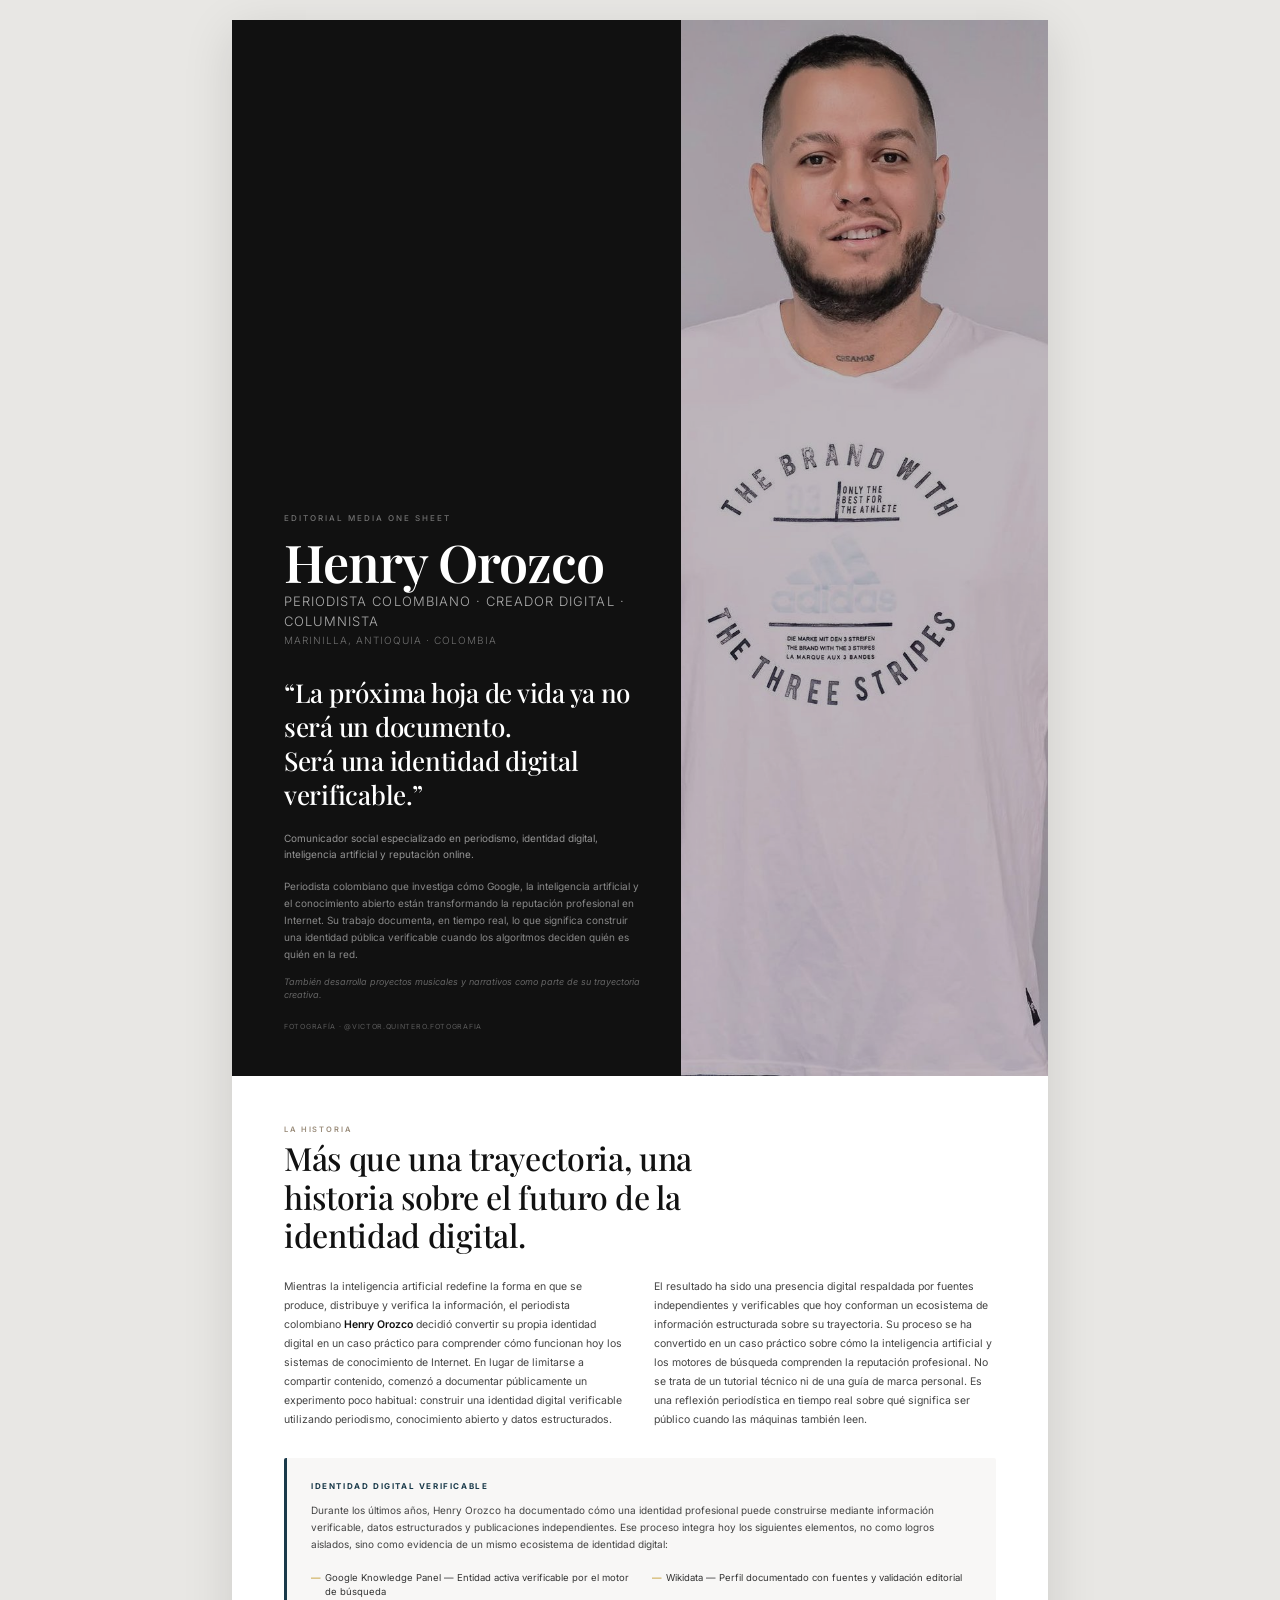
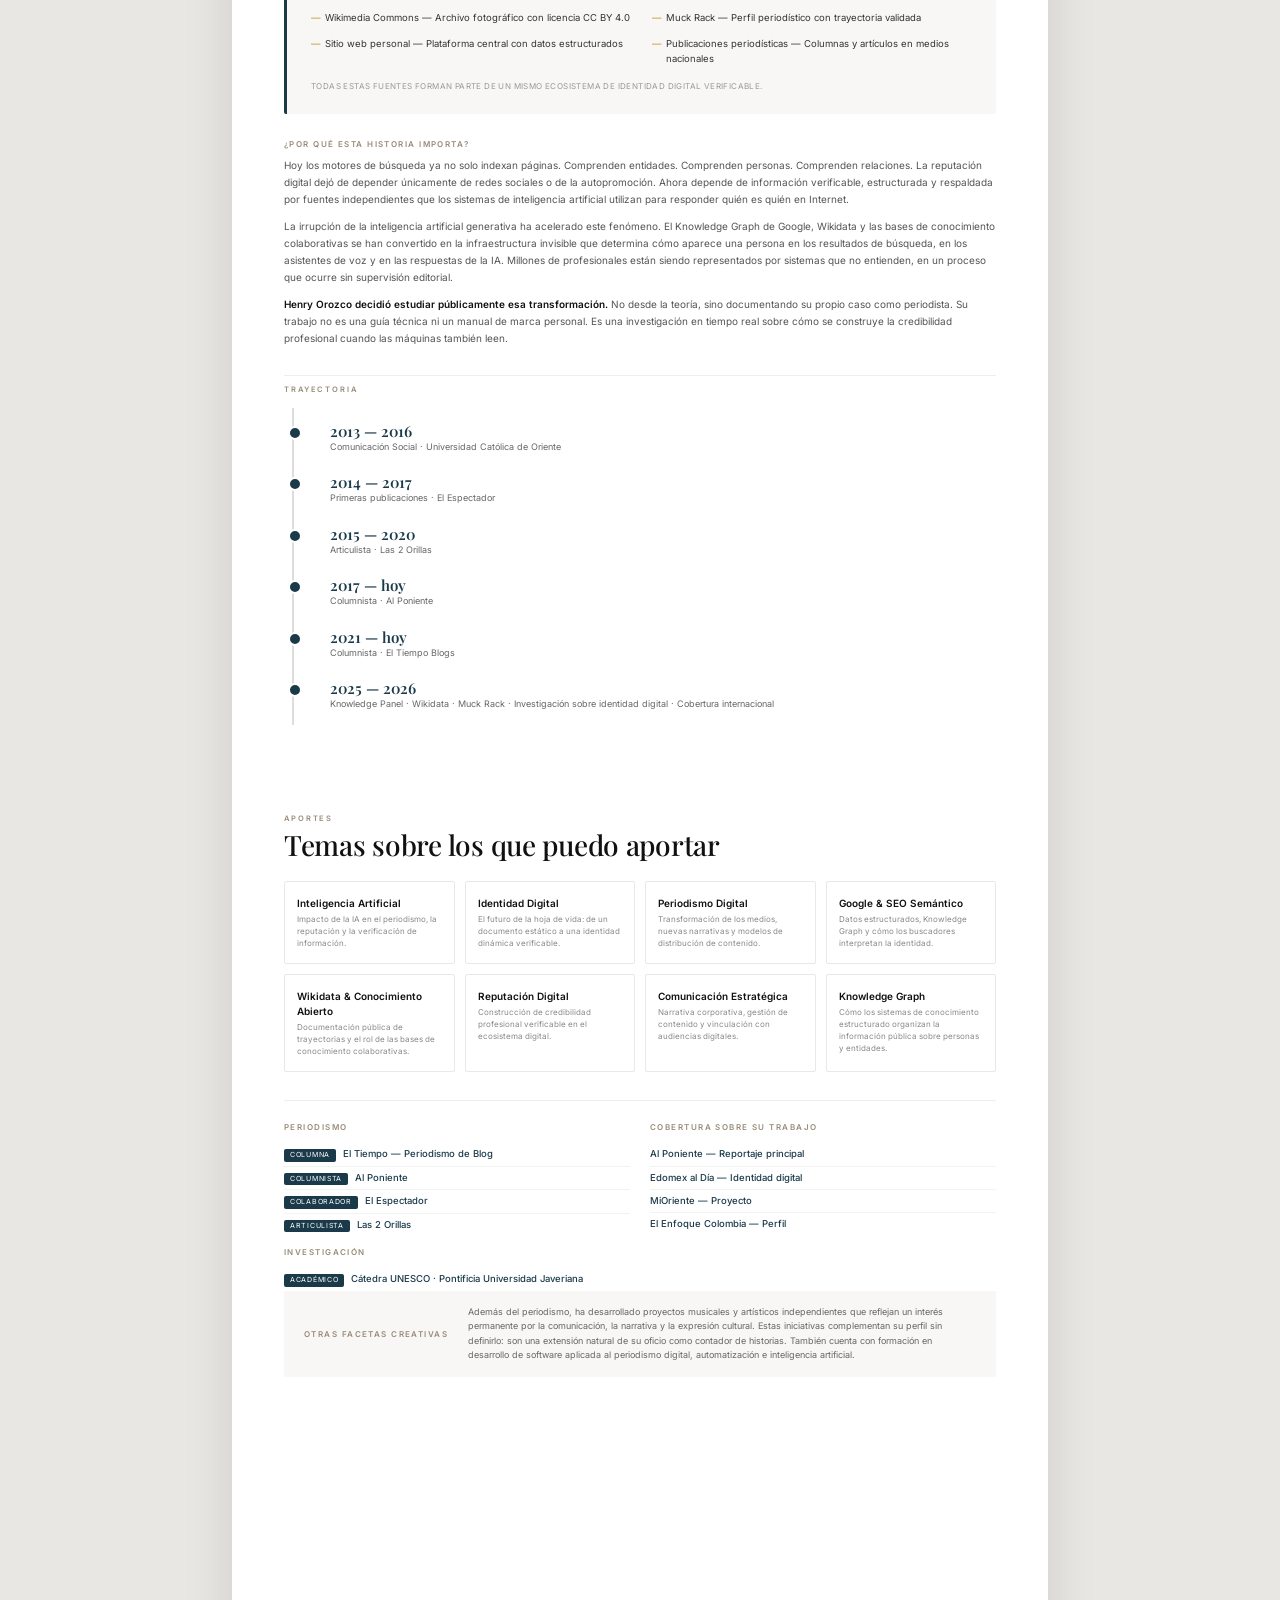
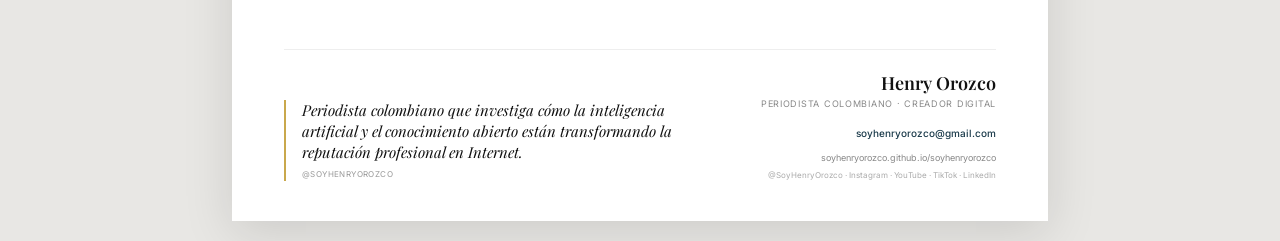
<file: onesheet-prensa.html>
<!DOCTYPE html>
<html lang="es">
<head>
<meta charset="UTF-8">
<meta name="viewport" content="width=device-width, initial-scale=1.0">
<title>Henry Orozco — Editorial Media One Sheet</title>
<link rel="preconnect" href="https://fonts.googleapis.com">
<link href="https://fonts.googleapis.com/css2?family=Inter:wght@300;400;500;600;700&family=Playfair+Display:ital,wght@0,400;0,500;0,600;0,700;1,400;1,500&display=swap" rel="stylesheet">
<style>
@page { size: letter; margin: 0; }
* { box-sizing: border-box; margin: 0; padding: 0; }

body {
    font-family: 'Inter', -apple-system, Helvetica, Arial, sans-serif;
    color: #111;
    line-height: 1.5;
    margin: 0;
    padding: 0;
    background: #e8e7e4;
    -webkit-font-smoothing: antialiased;
}

.sheet {
    max-width: 8.5in;
    margin: 20px auto;
    background: #fff;
    box-shadow: 0 12px 48px rgba(0,0,0,0.12);
    overflow: hidden;
}

.page {
    width: 100%;
    min-height: 11in;
    position: relative;
    overflow: hidden;
}
.page + .page { border-top: 0; }

/* ===== PAGE 1 — HERO ===== */
.p1 {
    display: grid;
    grid-template-columns: 1.1fr 0.9fr;
    min-height: 11in;
    background: #111;
}
.p1-left {
    display: flex;
    flex-direction: column;
    justify-content: flex-end;
    padding: 48px 40px 44px 52px;
    color: #fff;
}
.p1-left .label {
    font-size: 8px;
    letter-spacing: 0.25em;
    text-transform: uppercase;
    font-weight: 500;
    opacity: 0.4;
    margin-bottom: 12px;
}
.p1-left h1 {
    font-family: 'Playfair Display', Georgia, serif;
    font-size: 52px;
    font-weight: 600;
    letter-spacing: -0.02em;
    line-height: 1;
    margin-bottom: 4px;
}
.p1-left .sub {
    font-size: 13px;
    font-weight: 300;
    opacity: 0.65;
    letter-spacing: 0.08em;
    text-transform: uppercase;
    margin-bottom: 2px;
}
.p1-left .origin {
    font-size: 10px;
    font-weight: 300;
    opacity: 0.4;
    letter-spacing: 0.1em;
    text-transform: uppercase;
    margin-bottom: 28px;
}
.p1-left .big-quote {
    font-family: 'Playfair Display', Georgia, serif;
    font-size: 26px;
    font-weight: 500;
    line-height: 1.3;
    letter-spacing: -0.01em;
    color: #fff;
    margin-bottom: 18px;
    max-width: 420px;
}
.p1-left .specialty {
    font-size: 10px;
    font-weight: 400;
    opacity: 0.55;
    line-height: 1.6;
    margin-bottom: 16px;
    max-width: 420px;
}
.p1-left .intro {
    font-size: 10px;
    line-height: 1.7;
    opacity: 0.5;
    max-width: 400px;
    margin-bottom: 12px;
}
.p1-left .creative-note {
    font-size: 9px;
    font-style: italic;
    opacity: 0.35;
    max-width: 380px;
    margin-bottom: 20px;
}
.p1-left .credit {
    font-size: 7px;
    opacity: 0.3;
    letter-spacing: 0.1em;
    text-transform: uppercase;
}
.p1-right {
    background: #222;
    overflow: hidden;
}
.p1-right img {
    width: 100%;
    height: 100%;
    object-fit: cover;
    object-position: center 25%;
    display: block;
    opacity: 0.7;
}

/* ===== PAGE 2 — NARRATIVE + ECOSYSTEM + WHY + TIMELINE ===== */
.p2 {
    padding: 48px 52px 40px;
    display: flex;
    flex-direction: column;
    min-height: 11in;
}
.p2 .section-label {
    font-size: 7.5px;
    letter-spacing: 0.25em;
    text-transform: uppercase;
    color: #9a8c7a;
    font-weight: 600;
    margin-bottom: 4px;
}
.p2 h2 {
    font-family: 'Playfair Display', Georgia, serif;
    font-size: 32px;
    font-weight: 500;
    letter-spacing: -0.01em;
    line-height: 1.2;
    color: #111;
    margin-bottom: 24px;
    max-width: 500px;
}
.p2 .narrative {
    display: grid;
    grid-template-columns: 1fr 1fr;
    gap: 28px;
    margin-bottom: 28px;
}
.p2 .narrative p {
    font-size: 10.5px;
    line-height: 1.8;
    color: #444;
}
.p2 .narrative p strong {
    font-weight: 600;
    color: #111;
}

/* ECO BLOCK — Identidad Digital Verificable */
.eco-block {
    background: #f8f7f6;
    padding: 22px 24px;
    border-radius: 2px;
    border-left: 3px solid #1a3a4a;
    margin-bottom: 24px;
}
.eco-block .eco-label {
    font-size: 8px;
    letter-spacing: 0.2em;
    text-transform: uppercase;
    color: #1a3a4a;
    font-weight: 700;
    margin-bottom: 10px;
}
.eco-block .eco-intro {
    font-size: 10px;
    line-height: 1.7;
    color: #444;
    margin-bottom: 14px;
}
.eco-block ul {
    list-style: none;
    padding: 0;
    display: grid;
    grid-template-columns: 1fr 1fr;
    gap: 4px 20px;
}
.eco-block ul li {
    font-size: 9.5px;
    color: #333;
    padding: 4px 0 4px 14px;
    position: relative;
}
.eco-block ul li::before {
    content: '—';
    position: absolute;
    left: 0;
    color: #c9a84c;
    font-weight: 600;
}
.eco-block .eco-footer {
    font-size: 8px;
    color: #999;
    margin-top: 10px;
    letter-spacing: 0.05em;
    text-transform: uppercase;
}

/* WHY IT MATTERS */
.why-section {
    margin-bottom: 28px;
}
.why-section .why-label {
    font-size: 8px;
    letter-spacing: 0.18em;
    text-transform: uppercase;
    color: #9a8c7a;
    font-weight: 600;
    margin-bottom: 6px;
}
.why-section p {
    font-size: 10px;
    line-height: 1.7;
    color: #555;
    margin-bottom: 10px;
}
.why-section p:last-child {
    margin-bottom: 0;
}
.why-section p strong {
    color: #111;
    font-weight: 600;
}

/* VERTICAL TIMELINE */
.v-timeline {
    position: relative;
    padding: 4px 0 4px 28px;
    margin-top: auto;
}
.v-timeline::before {
    content: '';
    position: absolute;
    left: 8px;
    top: 0;
    bottom: 0;
    width: 1.5px;
    background: #ddd;
}
.v-tl-item {
    position: relative;
    padding: 10px 0 10px 18px;
}
.v-tl-item::before {
    content: '';
    position: absolute;
    left: -24px;
    top: 14px;
    width: 10px;
    height: 10px;
    border-radius: 50%;
    background: #1a3a4a;
    border: 2px solid #fff;
}
.v-tl-item .v-year {
    font-family: 'Playfair Display', Georgia, serif;
    font-size: 15px;
    font-weight: 600;
    color: #1a3a4a;
    line-height: 1.2;
}
.v-tl-item .v-text {
    font-size: 9px;
    color: #666;
    line-height: 1.5;
}

/* evidence row */
.evidence-row {
    display: grid;
    grid-template-columns: 1fr 1fr;
    gap: 20px;
    padding-top: 20px;
    border-top: 1px solid #eee;
}
.evidence-col h4 {
    font-size: 8px;
    letter-spacing: 0.18em;
    text-transform: uppercase;
    color: #9a8c7a;
    font-weight: 600;
    margin-bottom: 10px;
}
.evidence-col ul {
    list-style: none;
    padding: 0;
}
.evidence-col ul li {
    font-size: 9.5px;
    color: #333;
    padding: 4px 0;
    border-bottom: 1px solid #f3f3f3;
}
.evidence-col ul li:last-child { border-bottom: none; }
.evidence-col ul li a {
    color: #1a3a4a;
    text-decoration: none;
    font-weight: 500;
}
.evidence-col ul li a:hover { text-decoration: underline; }
.evidence-col ul li .tag-ev {
    display: inline-block;
    font-size: 7px;
    letter-spacing: 0.1em;
    text-transform: uppercase;
    color: #fff;
    background: #1a3a4a;
    padding: 1px 6px;
    border-radius: 2px;
    margin-right: 4px;
}

/* ===== PAGE 3 — TOPICS + CLOSING ===== */
.p3 {
    padding: 48px 52px 40px;
    display: flex;
    flex-direction: column;
    min-height: 11in;
}
.p3 .section-label {
    font-size: 7.5px;
    letter-spacing: 0.25em;
    text-transform: uppercase;
    color: #9a8c7a;
    font-weight: 600;
    margin-bottom: 4px;
}
.p3 h2 {
    font-family: 'Playfair Display', Georgia, serif;
    font-size: 28px;
    font-weight: 500;
    letter-spacing: -0.01em;
    line-height: 1.2;
    color: #111;
    margin-bottom: 20px;
}

/* topic cards grid */
.topic-grid {
    display: grid;
    grid-template-columns: repeat(4, 1fr);
    gap: 10px;
    margin-bottom: 28px;
}
.topic-card {
    padding: 14px 12px;
    border: 1px solid #e8e8e8;
    border-radius: 2px;
    transition: border-color 0.2s;
}
.topic-card:hover { border-color: #1a3a4a; }
.topic-card .tc-title {
    font-size: 10px;
    font-weight: 600;
    color: #111;
    margin-bottom: 2px;
}
.topic-card .tc-desc {
    font-size: 8px;
    color: #888;
    line-height: 1.5;
}

/* creative facet */
.creative-facet {
    background: #f8f7f6;
    padding: 14px 20px;
    border-radius: 2px;
    margin-bottom: 24px;
    display: flex;
    align-items: center;
    gap: 20px;
}
.creative-facet h4 {
    font-size: 8px;
    letter-spacing: 0.18em;
    text-transform: uppercase;
    color: #9a8c7a;
    font-weight: 600;
    white-space: nowrap;
}
.creative-facet p {
    font-size: 9px;
    color: #666;
    line-height: 1.6;
}

/* closing */
.closing {
    margin-top: auto;
    padding-top: 20px;
    border-top: 1px solid #eee;
    display: grid;
    grid-template-columns: 1.3fr 1fr;
    gap: 24px;
    align-items: end;
}
.closing-quote {
    font-family: 'Playfair Display', Georgia, serif;
    font-size: 15px;
    font-style: italic;
    color: #111;
    line-height: 1.4;
    border-left: 2px solid #c9a84c;
    padding-left: 16px;
}
.closing-quote .cq-attrib {
    display: block;
    font-size: 8px;
    font-style: normal;
    font-family: 'Inter', sans-serif;
    color: #999;
    margin-top: 6px;
    letter-spacing: 0.05em;
    text-transform: uppercase;
}
.closing-contact {
    text-align: right;
}
.closing-contact .cc-name {
    font-family: 'Playfair Display', Georgia, serif;
    font-size: 18px;
    font-weight: 600;
    color: #111;
}
.closing-contact .cc-title {
    font-size: 9px;
    color: #888;
    letter-spacing: 0.08em;
    text-transform: uppercase;
    margin-bottom: 8px;
}
.closing-contact .cc-email {
    font-size: 10px;
    color: #1a3a4a;
    font-weight: 500;
    text-decoration: none;
}
.closing-contact .cc-email:hover { text-decoration: underline; }
.closing-contact .cc-web {
    font-size: 9px;
    color: #888;
    text-decoration: none;
}
.closing-contact .cc-social {
    font-size: 8px;
    color: #aaa;
    margin-top: 2px;
}

/* print */
@media print {
    body { background: #fff; }
    .sheet { box-shadow: none; margin: 0; max-width: none; }
    .page { min-height: 11in; }
    .page + .page { page-break-before: always; }
}

/* responsive */
@media (max-width: 800px) {
    .p1 { grid-template-columns: 1fr; }
    .p1-left { padding: 32px 24px; }
    .p1-left h1 { font-size: 36px; }
    .p1-left .big-quote { font-size: 20px; }
    .p1-right { height: 260px; }
    .p2 { padding: 32px 24px; }
    .p2 .narrative, .evidence-row { grid-template-columns: 1fr; }
    .highlight-grid, .topic-grid { grid-template-columns: repeat(2, 1fr); }
    .eco-block ul { grid-template-columns: 1fr; }
    .p3 { padding: 32px 24px; }
    .closing { grid-template-columns: 1fr; text-align: left; }
    .closing-contact { text-align: left; }
    .creative-facet { flex-direction: column; align-items: flex-start; gap: 8px; }
}
</style>
</head>
<body>

<div class="sheet">

    <!-- ============ PAGE 1 — HERO ============ -->
    <div class="page p1">
        <div class="p1-left">
            <p class="label">Editorial Media One Sheet</p>
            <h1>Henry Orozco</h1>
            <p class="sub">Periodista colombiano · Creador digital · Columnista</p>
            <p class="origin">Marinilla, Antioquia · Colombia</p>
            <p class="big-quote">&ldquo;La pr&oacute;xima hoja de vida ya no ser&aacute; un documento.<br>Ser&aacute; una identidad digital verificable.&rdquo;</p>
            <p class="specialty">Comunicador social especializado en periodismo, identidad digital, inteligencia artificial y reputaci&oacute;n online.</p>
            <p class="intro">Periodista colombiano que investiga c&oacute;mo Google, la inteligencia artificial y el conocimiento abierto est&aacute;n transformando la reputaci&oacute;n profesional en Internet. Su trabajo documenta, en tiempo real, lo que significa construir una identidad p&uacute;blica verificable cuando los algoritmos deciden qui&eacute;n es qui&eacute;n en la red.</p>
            <p class="creative-note">Tambi&eacute;n desarrolla proyectos musicales y narrativos como parte de su trayectoria creativa.</p>
            <p class="credit">Fotograf&iacute;a &middot; @victor.quintero.fotografia</p>
        </div>
        <div class="p1-right">
            <img src="https://soyhenryorozco.github.io/soyhenryorozco/images/galeria/henry-orozco-periodista-digital.jpg"
                 alt="Henry Orozco"
                 onerror="this.parentElement.style.background='#333'">
        </div>
    </div>

    <!-- ============ PAGE 2 — NARRATIVE + ECOSYSTEM + WHY + TIMELINE ============ -->
    <div class="page p2">

        <p class="section-label">La historia</p>
        <h2>M&aacute;s que una trayectoria, una historia sobre el futuro de la identidad digital.</h2>

        <div class="narrative">
            <p>Mientras la inteligencia artificial redefine la forma en que se produce, distribuye y verifica la informaci&oacute;n, el periodista colombiano <strong>Henry Orozco</strong> decidi&oacute; convertir su propia identidad digital en un caso pr&aacute;ctico para comprender c&oacute;mo funcionan hoy los sistemas de conocimiento de Internet. En lugar de limitarse a compartir contenido, comenz&oacute; a documentar p&uacute;blicamente un experimento poco habitual: construir una identidad digital verificable utilizando periodismo, conocimiento abierto y datos estructurados.</p>
            <p>El resultado ha sido una presencia digital respaldada por fuentes independientes y verificables que hoy conforman un ecosistema de informaci&oacute;n estructurada sobre su trayectoria. Su proceso se ha convertido en un caso pr&aacute;ctico sobre c&oacute;mo la inteligencia artificial y los motores de b&uacute;squeda comprenden la reputaci&oacute;n profesional. No se trata de un tutorial t&eacute;cnico ni de una gu&iacute;a de marca personal. Es una reflexi&oacute;n period&iacute;stica en tiempo real sobre qu&eacute; significa ser p&uacute;blico cuando las m&aacute;quinas tambi&eacute;n leen.</p>
        </div>

        <!-- IDENTIDAD DIGITAL VERIFICABLE -->
        <div class="eco-block">
            <p class="eco-label">Identidad digital verificable</p>
            <p class="eco-intro">Durante los &uacute;ltimos a&ntilde;os, Henry Orozco ha documentado c&oacute;mo una identidad profesional puede construirse mediante informaci&oacute;n verificable, datos estructurados y publicaciones independientes. Ese proceso integra hoy los siguientes elementos, no como logros aislados, sino como evidencia de un mismo ecosistema de identidad digital:</p>
            <ul>
                <li>Google Knowledge Panel &mdash; Entidad activa verificable por el motor de b&uacute;squeda</li>
                <li>Wikidata &mdash; Perfil documentado con fuentes y validaci&oacute;n editorial</li>
                <li>Wikimedia Commons &mdash; Archivo fotogr&aacute;fico con licencia CC BY 4.0</li>
                <li>Muck Rack &mdash; Perfil period&iacute;stico con trayectoria validada</li>
                <li>Sitio web personal &mdash; Plataforma central con datos estructurados</li>
                <li>Publicaciones period&iacute;sticas &mdash; Columnas y art&iacute;culos en medios nacionales</li>
            </ul>
            <p class="eco-footer">Todas estas fuentes forman parte de un mismo ecosistema de identidad digital verificable.</p>
        </div>

        <!-- WHY IT MATTERS -->
        <div class="why-section">
            <p class="why-label">&iquest;Por qu&eacute; esta historia importa?</p>
            <p>Hoy los motores de b&uacute;squeda ya no solo indexan p&aacute;ginas. Comprenden entidades. Comprenden personas. Comprenden relaciones. La reputaci&oacute;n digital dej&oacute; de depender &uacute;nicamente de redes sociales o de la autopromoci&oacute;n. Ahora depende de informaci&oacute;n verificable, estructurada y respaldada por fuentes independientes que los sistemas de inteligencia artificial utilizan para responder qui&eacute;n es qui&eacute;n en Internet.</p>
            <p>La irrupci&oacute;n de la inteligencia artificial generativa ha acelerado este fen&oacute;meno. El Knowledge Graph de Google, Wikidata y las bases de conocimiento colaborativas se han convertido en la infraestructura invisible que determina c&oacute;mo aparece una persona en los resultados de b&uacute;squeda, en los asistentes de voz y en las respuestas de la IA. Millones de profesionales est&aacute;n siendo representados por sistemas que no entienden, en un proceso que ocurre sin supervisi&oacute;n editorial.</p>
            <p><strong>Henry Orozco decidi&oacute; estudiar p&uacute;blicamente esa transformaci&oacute;n.</strong> No desde la teor&iacute;a, sino documentando su propio caso como periodista. Su trabajo no es una gu&iacute;a t&eacute;cnica ni un manual de marca personal. Es una investigaci&oacute;n en tiempo real sobre c&oacute;mo se construye la credibilidad profesional cuando las m&aacute;quinas tambi&eacute;n leen.</p>
        </div>

        <!-- TIMELINE -->
        <div style="padding-top:8px;border-top:1px solid #eee;">
            <p class="section-label" style="margin-bottom:12px;">Trayectoria</p>
            <div class="v-timeline">
                <div class="v-tl-item">
                    <p class="v-year">2013 &mdash; 2016</p>
                    <p class="v-text">Comunicaci&oacute;n Social &middot; Universidad Cat&oacute;lica de Oriente</p>
                </div>
                <div class="v-tl-item">
                    <p class="v-year">2014 &mdash; 2017</p>
                    <p class="v-text">Primeras publicaciones &middot; El Espectador</p>
                </div>
                <div class="v-tl-item">
                    <p class="v-year">2015 &mdash; 2020</p>
                    <p class="v-text">Articulista &middot; Las 2 Orillas</p>
                </div>
                <div class="v-tl-item">
                    <p class="v-year">2017 &mdash; hoy</p>
                    <p class="v-text">Columnista &middot; Al Poniente</p>
                </div>
                <div class="v-tl-item">
                    <p class="v-year">2021 &mdash; hoy</p>
                    <p class="v-text">Columnista &middot; El Tiempo Blogs</p>
                </div>
                <div class="v-tl-item">
                    <p class="v-year">2025 &mdash; 2026</p>
                    <p class="v-text">Knowledge Panel &middot; Wikidata &middot; Muck Rack &middot; Investigaci&oacute;n sobre identidad digital &middot; Cobertura internacional</p>
                </div>
            </div>
        </div>

    </div>

    <!-- ============ PAGE 3 — TOPICS + LOGROS + CREATIVE + CLOSING ============ -->
    <div class="page p3">

        <!-- TOPICS -->
        <p class="section-label">Aportes</p>
        <h2>Temas sobre los que puedo aportar</h2>

        <div class="topic-grid">
            <div class="topic-card">
                <p class="tc-title">Inteligencia Artificial</p>
                <p class="tc-desc">Impacto de la IA en el periodismo, la reputaci&oacute;n y la verificaci&oacute;n de informaci&oacute;n.</p>
            </div>
            <div class="topic-card">
                <p class="tc-title">Identidad Digital</p>
                <p class="tc-desc">El futuro de la hoja de vida: de un documento est&aacute;tico a una identidad din&aacute;mica verificable.</p>
            </div>
            <div class="topic-card">
                <p class="tc-title">Periodismo Digital</p>
                <p class="tc-desc">Transformaci&oacute;n de los medios, nuevas narrativas y modelos de distribuci&oacute;n de contenido.</p>
            </div>
            <div class="topic-card">
                <p class="tc-title">Google &amp; SEO Sem&aacute;ntico</p>
                <p class="tc-desc">Datos estructurados, Knowledge Graph y c&oacute;mo los buscadores interpretan la identidad.</p>
            </div>
            <div class="topic-card">
                <p class="tc-title">Wikidata &amp; Conocimiento Abierto</p>
                <p class="tc-desc">Documentaci&oacute;n p&uacute;blica de trayectorias y el rol de las bases de conocimiento colaborativas.</p>
            </div>
            <div class="topic-card">
                <p class="tc-title">Reputaci&oacute;n Digital</p>
                <p class="tc-desc">Construcci&oacute;n de credibilidad profesional verificable en el ecosistema digital.</p>
            </div>
            <div class="topic-card">
                <p class="tc-title">Comunicaci&oacute;n Estrat&eacute;gica</p>
                <p class="tc-desc">Narrativa corporativa, gesti&oacute;n de contenido y vinculaci&oacute;n con audiencias digitales.</p>
            </div>
            <div class="topic-card">
                <p class="tc-title">Knowledge Graph</p>
                <p class="tc-desc">C&oacute;mo los sistemas de conocimiento estructurado organizan la informaci&oacute;n p&uacute;blica sobre personas y entidades.</p>
            </div>
        </div>

        <!-- EVIDENCE ROW — PERIODISMO + COBERTURA -->
        <div class="evidence-row">
            <div class="evidence-col">
                <h4>Periodismo</h4>
                <ul>
                    <li><span class="tag-ev">Columna</span> <a href="https://blogs.eltiempo.com/periodismodeblog/">El Tiempo &mdash; Periodismo de Blog</a></li>
                    <li><span class="tag-ev">Columnista</span> <a href="https://alponiente.com/author/henry-orozco/">Al Poniente</a></li>
                    <li><span class="tag-ev">Colaborador</span> <a href="https://www.elespectador.com/">El Espectador</a></li>
                    <li><span class="tag-ev">Articulista</span> <a href="https://www.las2orillas.co/">Las 2 Orillas</a></li>
                </ul>
                <h4 style="margin-top:10px;">Investigaci&oacute;n</h4>
                <ul>
                    <li><span class="tag-ev">Acad&eacute;mico</span> <a href="https://www.javeriana.edu.co/unesco/humanidadesDigitales/ponencias/IV_68.html">C&aacute;tedra UNESCO &middot; Pontificia Universidad Javeriana</a></li>
                </ul>
            </div>
            <div class="evidence-col">
                <h4>Cobertura sobre su trabajo</h4>
                <ul>
                    <li><a href="https://alponiente.com/henry-orozco-el-periodista-antioqueno-que-decidio-convertir-su-propia-evolucion-profesional-en-una-historia-para-contar/">Al Poniente &mdash; Reportaje principal</a></li>
                    <li><a href="https://edomexaldia.com/la-proxima-hoja-de-vida-podria-no-ser-un-documento-sino-una-identidad-digital-la-reflexion-del-periodista-colombiano-henry-orozco/">Edomex al D&iacute;a &mdash; Identidad digital</a></li>
                    <li><a href="https://mioriente.com/altiplano/somos-provincia-abt-el-aplicativo-para-conocer-la-oferta-turistica-del-oriente.html">MiOriente &mdash; Proyecto</a></li>
                    <li><a href="https://www.elenfoquecolombia.com/post/henry-orozco-comunicador-social-que-usa-el-mundo-digital-para-ayudar-a-los-mas-necesitados">El Enfoque Colombia &mdash; Perfil</a></li>
                </ul>
            </div>
        </div>

        <!-- CREATIVE FACET -->
        <div class="creative-facet">
            <h4>Otras facetas creativas</h4>
            <p>Adem&aacute;s del periodismo, ha desarrollado proyectos musicales y art&iacute;sticos independientes que reflejan un inter&eacute;s permanente por la comunicaci&oacute;n, la narrativa y la expresi&oacute;n cultural. Estas iniciativas complementan su perfil sin definirlo: son una extensi&oacute;n natural de su oficio como contador de historias. Tambi&eacute;n cuenta con formaci&oacute;n en desarrollo de software aplicada al periodismo digital, automatizaci&oacute;n e inteligencia artificial.</p>
        </div>

        <!-- CLOSING -->
        <div class="closing">
            <div class="closing-quote">
                Periodista colombiano que investiga c&oacute;mo la inteligencia artificial y el conocimiento abierto est&aacute;n transformando la reputaci&oacute;n profesional en Internet.
                <span class="cq-attrib">@SoyHenryOrozco</span>
            </div>
            <div class="closing-contact">
                <p class="cc-name">Henry Orozco</p>
                <p class="cc-title">Periodista colombiano · Creador digital</p>
                <a class="cc-email" href="mailto:soyhenryorozco@gmail.com">soyhenryorozco@gmail.com</a><br>
                <a class="cc-web" href="https://soyhenryorozco.github.io/soyhenryorozco/">soyhenryorozco.github.io/soyhenryorozco</a>
                <p class="cc-social">@SoyHenryOrozco · Instagram · YouTube · TikTok · LinkedIn</p>
            </div>
        </div>
    </div>

</div>

</body>
</html>
</file>
